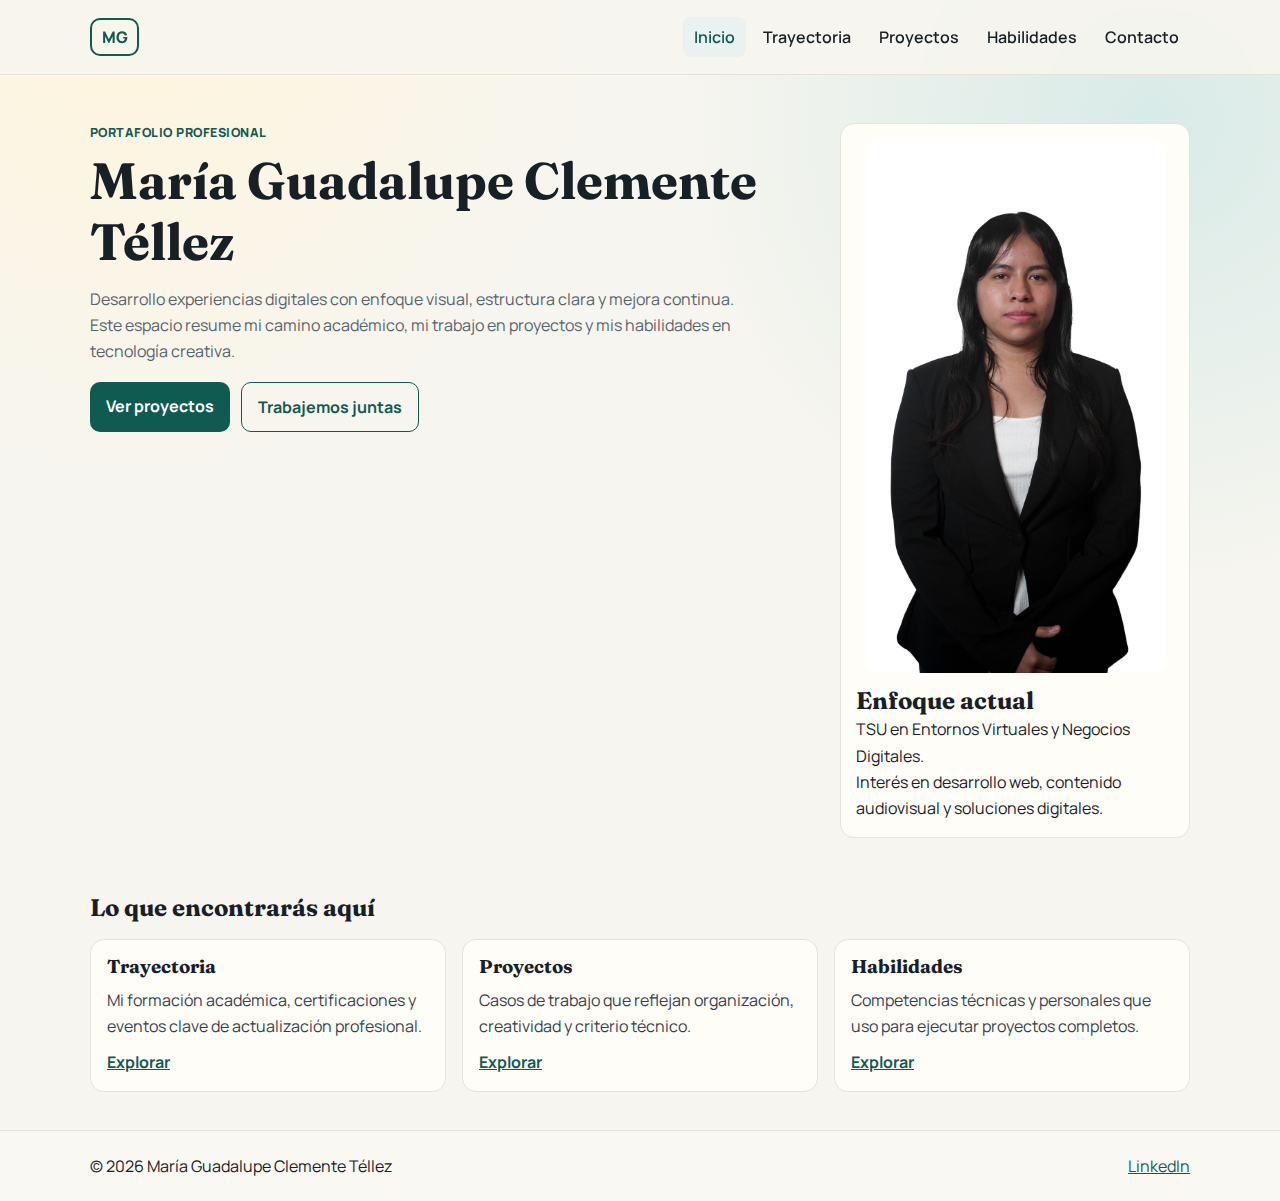
<file: index.html>
﻿<!DOCTYPE html>
<html lang="es">
<head>
  <meta charset="UTF-8">
  <meta name="viewport" content="width=device-width, initial-scale=1.0">
  <title>María Guadalupe | Portafolio</title>
  <meta name="description" content="Portafolio profesional de María Guadalupe Clemente Téllez.">
  <link rel="preconnect" href="https://fonts.googleapis.com">
  <link rel="preconnect" href="https://fonts.gstatic.com" crossorigin>
  <link href="https://fonts.googleapis.com/css2?family=Manrope:wght@400;600;700;800&family=Fraunces:opsz,wght@9..144,600;9..144,700&display=swap" rel="stylesheet">
  <link rel="stylesheet" href="index.css">
</head>
<body>
  <header class="site-header">
    <div class="wrap nav-wrap">
      <a class="brand" href="index.html">MG</a>
      <nav>
        <a class="active" href="index.html">Inicio</a>
        <a href="trayectoria.html">Trayectoria</a>
        <a href="proyectos.html">Proyectos</a>
        <a href="habilidades.html">Habilidades</a>
        <a href="contacto.html">Contacto</a>
      </nav>
    </div>
  </header>

  <main>
    <section class="hero">
      <div class="wrap hero-grid">
        <div>
          <p class="eyebrow">Portafolio Profesional</p>
          <h1>María Guadalupe Clemente Téllez</h1>
          <p class="lead">
            Desarrollo experiencias digitales con enfoque visual, estructura clara y mejora continua.
            Este espacio resume mi camino académico, mi trabajo en proyectos y mis habilidades en tecnología creativa.
          </p>
          <div class="cta-row">
            <a class="btn" href="proyectos.html">Ver proyectos</a>
            <a class="btn ghost" href="contacto.html">Trabajemos juntas</a>
          </div>
        </div>
        <aside class="hero-card">
          <img src="imagenes/fotoCV.jpg" alt="Foto de María Guadalupe Clemente Téllez">
          <h2>Enfoque actual</h2>
          <p>TSU en Entornos Virtuales y Negocios Digitales.</p>
          <p>Interés en desarrollo web, contenido audiovisual y soluciones digitales.</p>
        </aside>
      </div>
    </section>

    <section class="wrap section">
      <h2>Lo que encontrarás aquí</h2>
      <div class="cards three">
        <article class="card">
          <h3>Trayectoria</h3>
          <p>Mi formación académica, certificaciones y eventos clave de actualización profesional.</p>
          <a href="trayectoria.html">Explorar</a>
        </article>
        <article class="card">
          <h3>Proyectos</h3>
          <p>Casos de trabajo que reflejan organización, creatividad y criterio técnico.</p>
          <a href="proyectos.html">Explorar</a>
        </article>
        <article class="card">
          <h3>Habilidades</h3>
          <p>Competencias técnicas y personales que uso para ejecutar proyectos completos.</p>
          <a href="habilidades.html">Explorar</a>
        </article>
      </div>
    </section>
  </main>

  <footer>
    <div class="wrap footer-wrap">
      <p>© 2026 María Guadalupe Clemente Téllez</p>
      <p><a href="https://www.linkedin.com/in/maria-guadalupe-clemente" target="_blank" rel="noopener noreferrer">LinkedIn</a></p>
    </div>
  </footer>
</body>
</html>
</file>
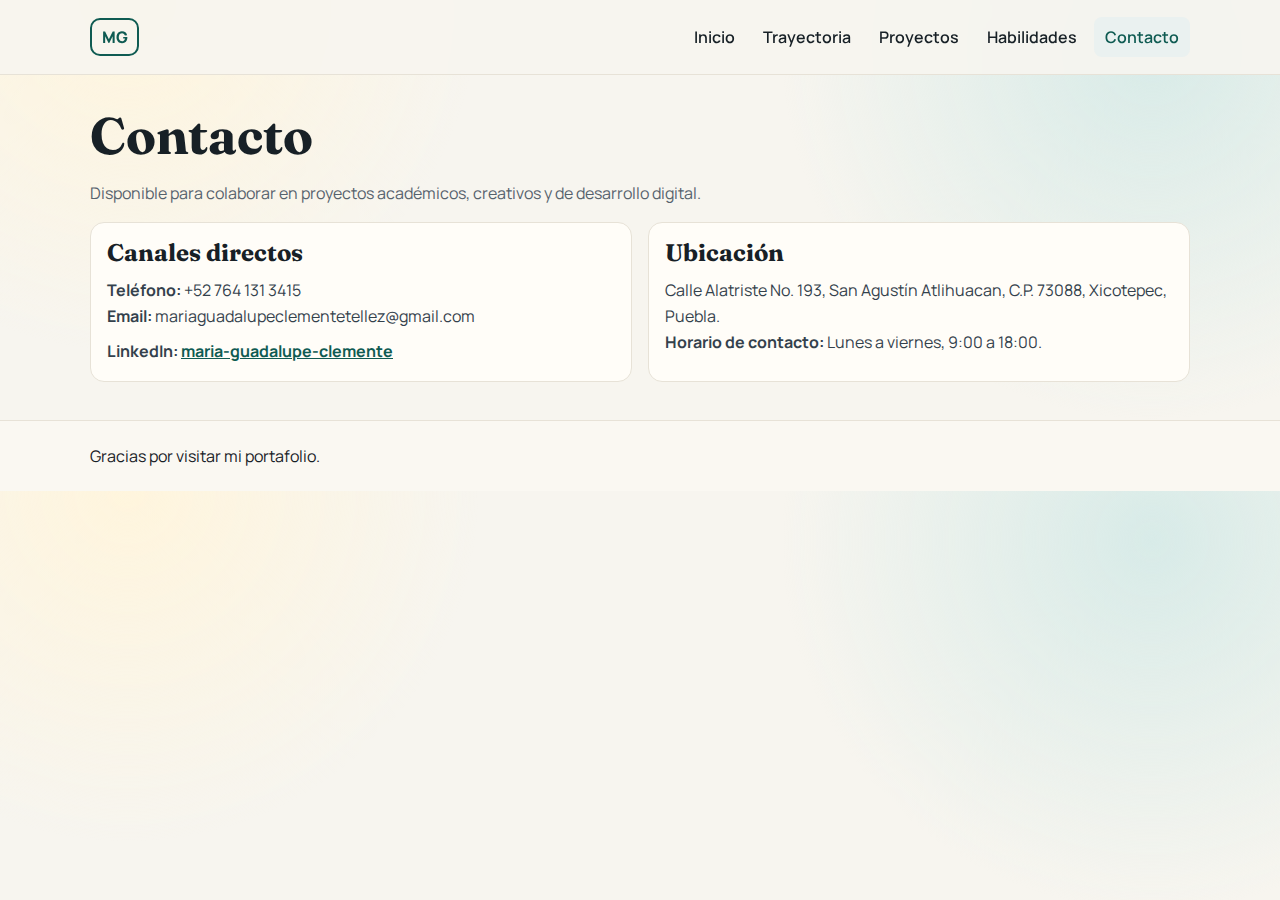
<file: contacto.html>
﻿<!DOCTYPE html>
<html lang="es">
<head>
  <meta charset="UTF-8">
  <meta name="viewport" content="width=device-width, initial-scale=1.0">
  <title>Contacto | María Guadalupe</title>
  <link rel="stylesheet" href="index.css">
</head>
<body>
  <header class="site-header">
    <div class="wrap nav-wrap">
      <a class="brand" href="index.html">MG</a>
      <nav>
        <a href="index.html">Inicio</a>
        <a href="trayectoria.html">Trayectoria</a>
        <a href="proyectos.html">Proyectos</a>
        <a href="habilidades.html">Habilidades</a>
        <a class="active" href="contacto.html">Contacto</a>
      </nav>
    </div>
  </header>

  <main class="wrap section">
    <h1>Contacto</h1>
    <p class="lead">Disponible para colaborar en proyectos académicos, creativos y de desarrollo digital.</p>

    <section class="cards two">
      <article class="card">
        <h2>Canales directos</h2>
        <p><strong>Teléfono:</strong> +52 764 131 3415</p>
        <p><strong>Email:</strong> mariaguadalupeclementetellez@gmail.com</p>
        <p><strong>LinkedIn:</strong> <a href="https://www.linkedin.com/in/maria-guadalupe-clemente" target="_blank" rel="noopener noreferrer">maria-guadalupe-clemente</a></p>
      </article>

      <article class="card">
        <h2>Ubicación</h2>
        <p>Calle Alatriste No. 193, San Agustín Atlihuacan, C.P. 73088, Xicotepec, Puebla.</p>
        <p><strong>Horario de contacto:</strong> Lunes a viernes, 9:00 a 18:00.</p>
      </article>
    </section>
  </main>

  <footer>
    <div class="wrap footer-wrap">
      <p>Gracias por visitar mi portafolio.</p>
    </div>
  </footer>
</body>
</html>
</file>
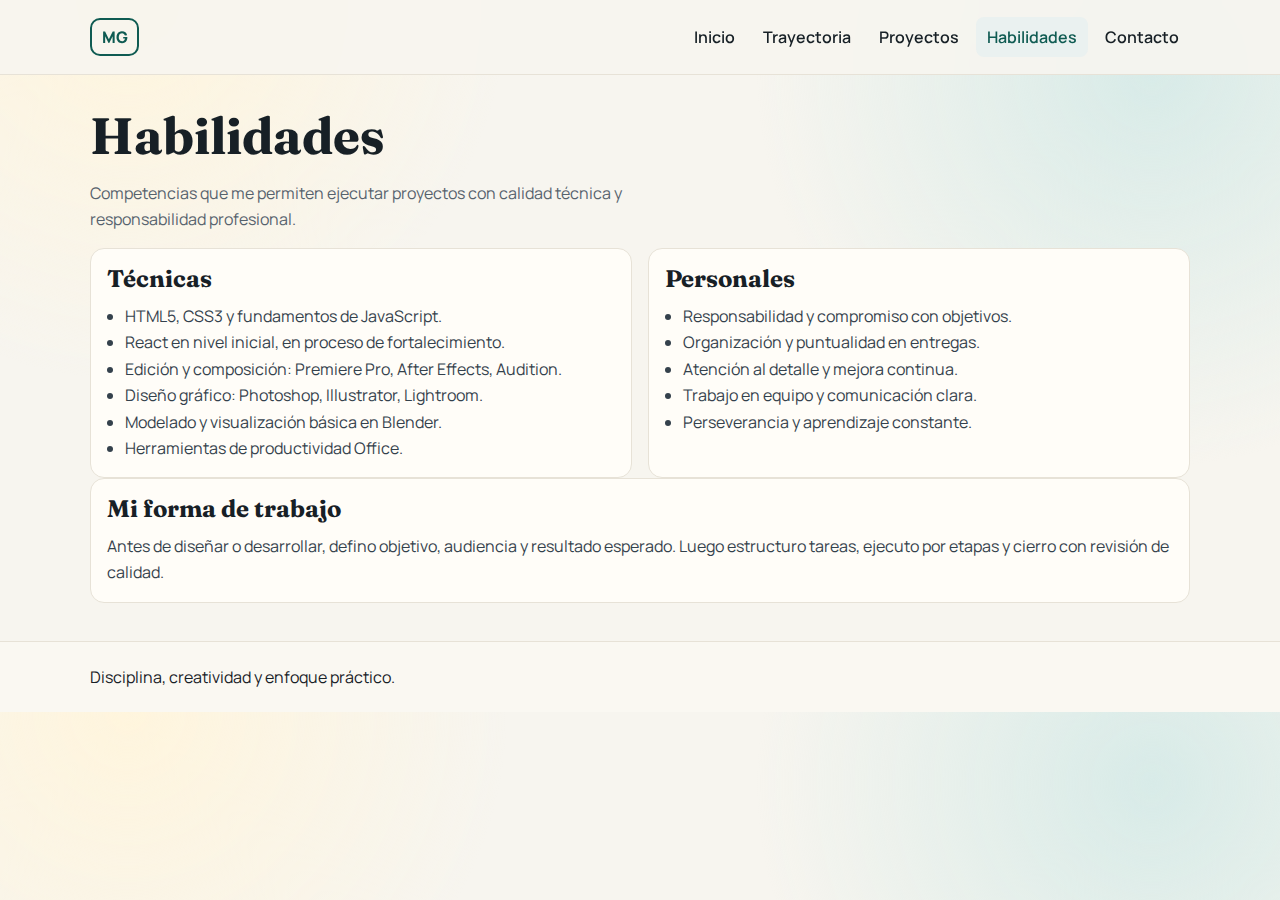
<file: habilidades.html>
﻿<!DOCTYPE html>
<html lang="es">
<head>
  <meta charset="UTF-8">
  <meta name="viewport" content="width=device-width, initial-scale=1.0">
  <title>Habilidades | María Guadalupe</title>
  <link rel="stylesheet" href="index.css">
</head>
<body>
  <header class="site-header">
    <div class="wrap nav-wrap">
      <a class="brand" href="index.html">MG</a>
      <nav>
        <a href="index.html">Inicio</a>
        <a href="trayectoria.html">Trayectoria</a>
        <a href="proyectos.html">Proyectos</a>
        <a class="active" href="habilidades.html">Habilidades</a>
        <a href="contacto.html">Contacto</a>
      </nav>
    </div>
  </header>

  <main class="wrap section">
    <h1>Habilidades</h1>
    <p class="lead">Competencias que me permiten ejecutar proyectos con calidad técnica y responsabilidad profesional.</p>

    <div class="cards two">
      <article class="card">
        <h2>Técnicas</h2>
        <ul>
          <li>HTML5, CSS3 y fundamentos de JavaScript.</li>
          <li>React en nivel inicial, en proceso de fortalecimiento.</li>
          <li>Edición y composición: Premiere Pro, After Effects, Audition.</li>
          <li>Diseño gráfico: Photoshop, Illustrator, Lightroom.</li>
          <li>Modelado y visualización básica en Blender.</li>
          <li>Herramientas de productividad Office.</li>
        </ul>
      </article>

      <article class="card">
        <h2>Personales</h2>
        <ul>
          <li>Responsabilidad y compromiso con objetivos.</li>
          <li>Organización y puntualidad en entregas.</li>
          <li>Atención al detalle y mejora continua.</li>
          <li>Trabajo en equipo y comunicación clara.</li>
          <li>Perseverancia y aprendizaje constante.</li>
        </ul>
      </article>
    </div>

    <section class="card">
      <h2>Mi forma de trabajo</h2>
      <p>Antes de diseñar o desarrollar, defino objetivo, audiencia y resultado esperado. Luego estructuro tareas, ejecuto por etapas y cierro con revisión de calidad.</p>
    </section>
  </main>

  <footer>
    <div class="wrap footer-wrap">
      <p>Disciplina, creatividad y enfoque práctico.</p>
    </div>
  </footer>
</body>
</html>
</file>
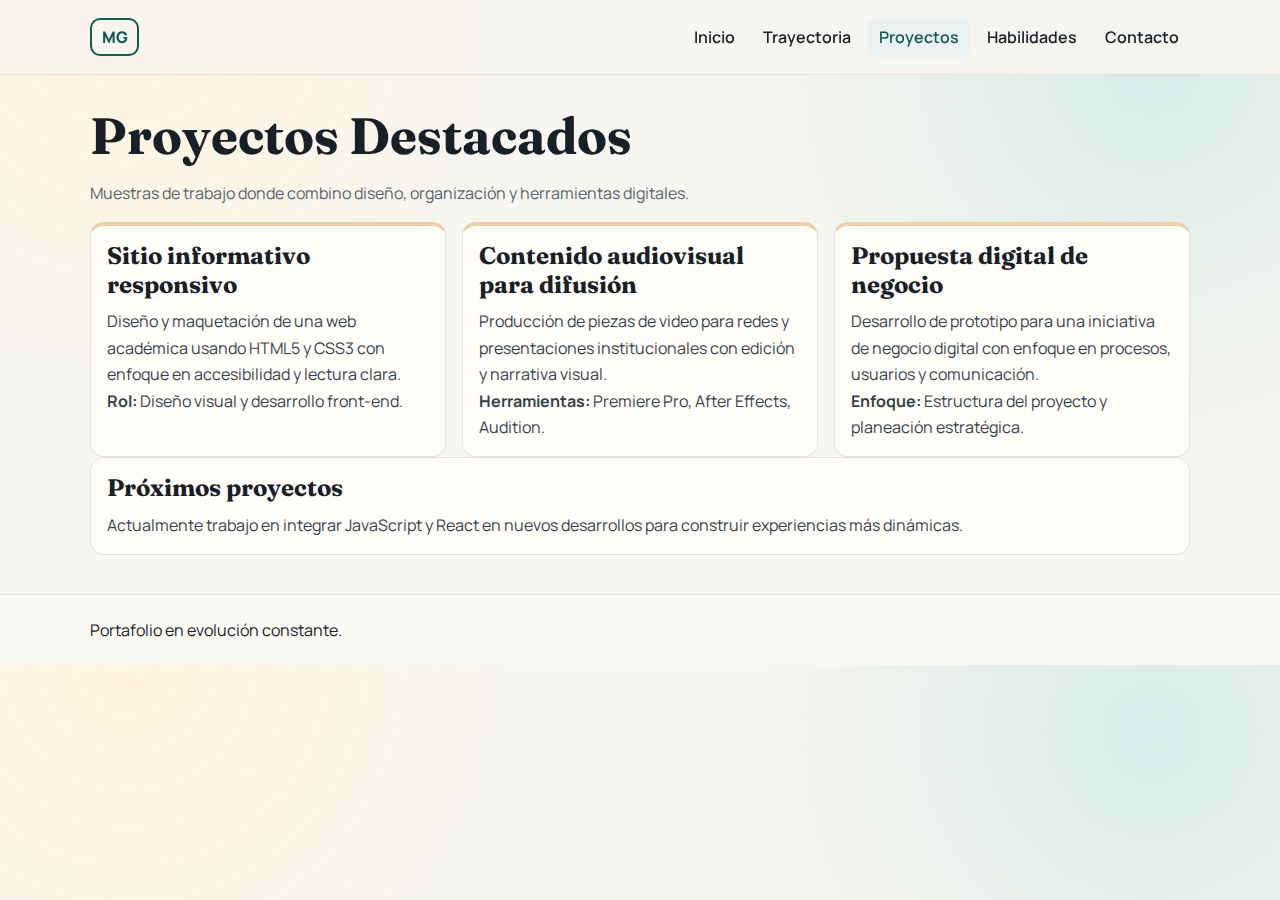
<file: proyectos.html>
﻿<!DOCTYPE html>
<html lang="es">
<head>
  <meta charset="UTF-8">
  <meta name="viewport" content="width=device-width, initial-scale=1.0">
  <title>Proyectos | María Guadalupe</title>
  <link rel="stylesheet" href="index.css">
</head>
<body>
  <header class="site-header">
    <div class="wrap nav-wrap">
      <a class="brand" href="index.html">MG</a>
      <nav>
        <a href="index.html">Inicio</a>
        <a href="trayectoria.html">Trayectoria</a>
        <a class="active" href="proyectos.html">Proyectos</a>
        <a href="habilidades.html">Habilidades</a>
        <a href="contacto.html">Contacto</a>
      </nav>
    </div>
  </header>

  <main class="wrap section">
    <h1>Proyectos Destacados</h1>
    <p class="lead">Muestras de trabajo donde combino diseño, organización y herramientas digitales.</p>

    <div class="cards three">
      <article class="card project">
        <h2>Sitio informativo responsivo</h2>
        <p>Diseño y maquetación de una web académica usando HTML5 y CSS3 con enfoque en accesibilidad y lectura clara.</p>
        <p><strong>Rol:</strong> Diseño visual y desarrollo front-end.</p>
      </article>

      <article class="card project">
        <h2>Contenido audiovisual para difusión</h2>
        <p>Producción de piezas de video para redes y presentaciones institucionales con edición y narrativa visual.</p>
        <p><strong>Herramientas:</strong> Premiere Pro, After Effects, Audition.</p>
      </article>

      <article class="card project">
        <h2>Propuesta digital de negocio</h2>
        <p>Desarrollo de prototipo para una iniciativa de negocio digital con enfoque en procesos, usuarios y comunicación.</p>
        <p><strong>Enfoque:</strong> Estructura del proyecto y planeación estratégica.</p>
      </article>
    </div>

    <section class="card">
      <h2>Próximos proyectos</h2>
      <p>Actualmente trabajo en integrar JavaScript y React en nuevos desarrollos para construir experiencias más dinámicas.</p>
    </section>
  </main>

  <footer>
    <div class="wrap footer-wrap">
      <p>Portafolio en evolución constante.</p>
    </div>
  </footer>
</body>
</html>
</file>
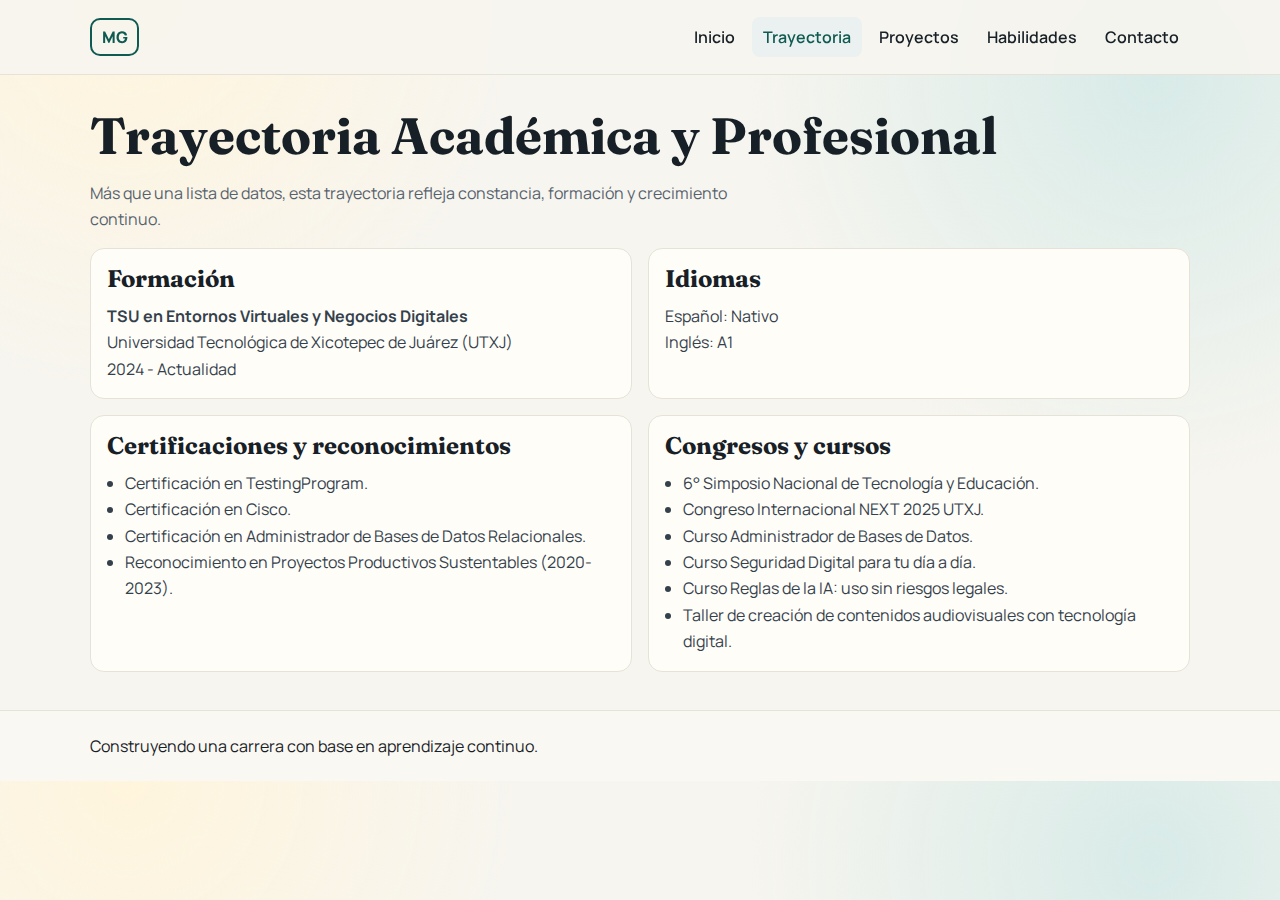
<file: trayectoria.html>
﻿<!DOCTYPE html>
<html lang="es">
<head>
  <meta charset="UTF-8">
  <meta name="viewport" content="width=device-width, initial-scale=1.0">
  <title>Trayectoria | María Guadalupe</title>
  <link rel="stylesheet" href="index.css">
</head>
<body>
  <header class="site-header">
    <div class="wrap nav-wrap">
      <a class="brand" href="index.html">MG</a>
      <nav>
        <a href="index.html">Inicio</a>
        <a class="active" href="trayectoria.html">Trayectoria</a>
        <a href="proyectos.html">Proyectos</a>
        <a href="habilidades.html">Habilidades</a>
        <a href="contacto.html">Contacto</a>
      </nav>
    </div>
  </header>

  <main class="wrap section">
    <h1>Trayectoria Académica y Profesional</h1>
    <p class="lead">Más que una lista de datos, esta trayectoria refleja constancia, formación y crecimiento continuo.</p>

    <div class="cards two">
      <article class="card">
        <h2>Formación</h2>
        <p><strong>TSU en Entornos Virtuales y Negocios Digitales</strong></p>
        <p>Universidad Tecnológica de Xicotepec de Juárez (UTXJ)</p>
        <p>2024 - Actualidad</p>
      </article>

      <article class="card">
        <h2>Idiomas</h2>
        <p>Español: Nativo</p>
        <p>Inglés: A1</p>
      </article>
    </div>

    <div class="cards two">
      <article class="card">
        <h2>Certificaciones y reconocimientos</h2>
        <ul>
          <li>Certificación en TestingProgram.</li>
          <li>Certificación en Cisco.</li>
          <li>Certificación en Administrador de Bases de Datos Relacionales.</li>
          <li>Reconocimiento en Proyectos Productivos Sustentables (2020-2023).</li>
        </ul>
      </article>

      <article class="card">
        <h2>Congresos y cursos</h2>
        <ul>
          <li>6° Simposio Nacional de Tecnología y Educación.</li>
          <li>Congreso Internacional NEXT 2025 UTXJ.</li>
          <li>Curso Administrador de Bases de Datos.</li>
          <li>Curso Seguridad Digital para tu día a día.</li>
          <li>Curso Reglas de la IA: uso sin riesgos legales.</li>
          <li>Taller de creación de contenidos audiovisuales con tecnología digital.</li>
        </ul>
      </article>
    </div>
  </main>

  <footer>
    <div class="wrap footer-wrap">
      <p>Construyendo una carrera con base en aprendizaje continuo.</p>
    </div>
  </footer>
</body>
</html>
</file>
<file: index.css>
﻿@import url('https://fonts.googleapis.com/css2?family=Manrope:wght@400;600;700;800&family=Fraunces:opsz,wght@9..144,600;9..144,700&display=swap');

:root {
  --bg: #f7f5ef;
  --paper: #fffdf8;
  --ink: #172026;
  --muted: #56626d;
  --line: #e7e2d7;
  --brand: #0f5b52;
  --accent: #cb8d2e;
}

* {
  box-sizing: border-box;
  margin: 0;
  padding: 0;
}

body {
  font-family: "Manrope", sans-serif;
  color: var(--ink);
  background:
    radial-gradient(circle at 10% 0%, #fff5dd 0%, transparent 28%),
    radial-gradient(circle at 90% 10%, #d8ebe8 0%, transparent 30%),
    var(--bg);
  line-height: 1.65;
}

h1,
h2,
h3 {
  font-family: "Fraunces", serif;
  line-height: 1.2;
}

.wrap {
  width: min(1100px, 92%);
  margin-inline: auto;
}

.site-header {
  position: sticky;
  top: 0;
  z-index: 10;
  backdrop-filter: blur(8px);
  background: rgba(247, 245, 239, 0.88);
  border-bottom: 1px solid var(--line);
}

.nav-wrap {
  min-height: 74px;
  display: flex;
  align-items: center;
  justify-content: space-between;
  gap: 1rem;
}

.brand {
  font-weight: 800;
  text-decoration: none;
  color: var(--brand);
  border: 2px solid var(--brand);
  border-radius: 10px;
  padding: 0.24rem 0.6rem;
}

nav {
  display: flex;
  gap: 0.35rem;
  flex-wrap: wrap;
}

nav a {
  text-decoration: none;
  color: var(--ink);
  font-weight: 600;
  padding: 0.42rem 0.7rem;
  border-radius: 8px;
}

nav a.active,
nav a:hover {
  background: #eaf1f0;
  color: var(--brand);
}

.hero {
  padding: 3rem 0 2rem;
}

.hero-grid {
  display: grid;
  grid-template-columns: 1.35fr 0.65fr;
  gap: 1.4rem;
  align-items: start;
}

.eyebrow {
  color: var(--brand);
  font-weight: 800;
  letter-spacing: 0.04em;
  text-transform: uppercase;
  font-size: 0.78rem;
}

h1 {
  font-size: clamp(2rem, 4vw, 3.2rem);
  margin: 0.4rem 0 0.8rem;
}

.lead {
  color: var(--muted);
  max-width: 65ch;
}

.cta-row {
  margin-top: 1.1rem;
  display: flex;
  gap: 0.7rem;
  flex-wrap: wrap;
}

.btn {
  background: var(--brand);
  color: #fff;
  text-decoration: none;
  padding: 0.65rem 1rem;
  border-radius: 10px;
  font-weight: 700;
}

.btn.ghost {
  background: transparent;
  border: 1px solid var(--brand);
  color: var(--brand);
}

.hero-card {
  background: var(--paper);
  border: 1px solid var(--line);
  border-radius: 14px;
  padding: 0.95rem;
}

.hero-card img {
  width: 100%;
  max-width: 300px;
  margin-inline: auto;
  display: block;
  border-radius: 12px;
  margin-bottom: 0.9rem;
}

.section {
  padding: 1.5rem 0 2.4rem;
}

.section h2 {
  margin-bottom: 0.8rem;
}

.cards {
  margin-top: 1rem;
  display: grid;
  gap: 1rem;
}

.cards.two {
  grid-template-columns: repeat(2, minmax(0, 1fr));
}

.cards.three {
  grid-template-columns: repeat(3, minmax(0, 1fr));
}

.card {
  background: var(--paper);
  border: 1px solid var(--line);
  border-radius: 14px;
  padding: 1rem;
}

.card h3,
.card h2 {
  margin-bottom: 0.55rem;
}

.card p,
.card li {
  color: #34414c;
}

.card a {
  display: inline-block;
  margin-top: 0.55rem;
  color: var(--brand);
  font-weight: 700;
}

ul {
  padding-left: 1.1rem;
}

.project {
  border-top: 4px solid #e9d2aa;
}

footer {
  border-top: 1px solid var(--line);
  background: #faf8f2;
}

.footer-wrap {
  min-height: 70px;
  display: flex;
  align-items: center;
  justify-content: space-between;
  gap: 1rem;
}

.footer-wrap a {
  color: var(--brand);
}

@media (max-width: 900px) {
  .hero-grid,
  .cards.two,
  .cards.three {
    grid-template-columns: 1fr;
  }

  .nav-wrap {
    padding: 0.7rem 0;
    align-items: flex-start;
    flex-direction: column;
  }
}
</file>
